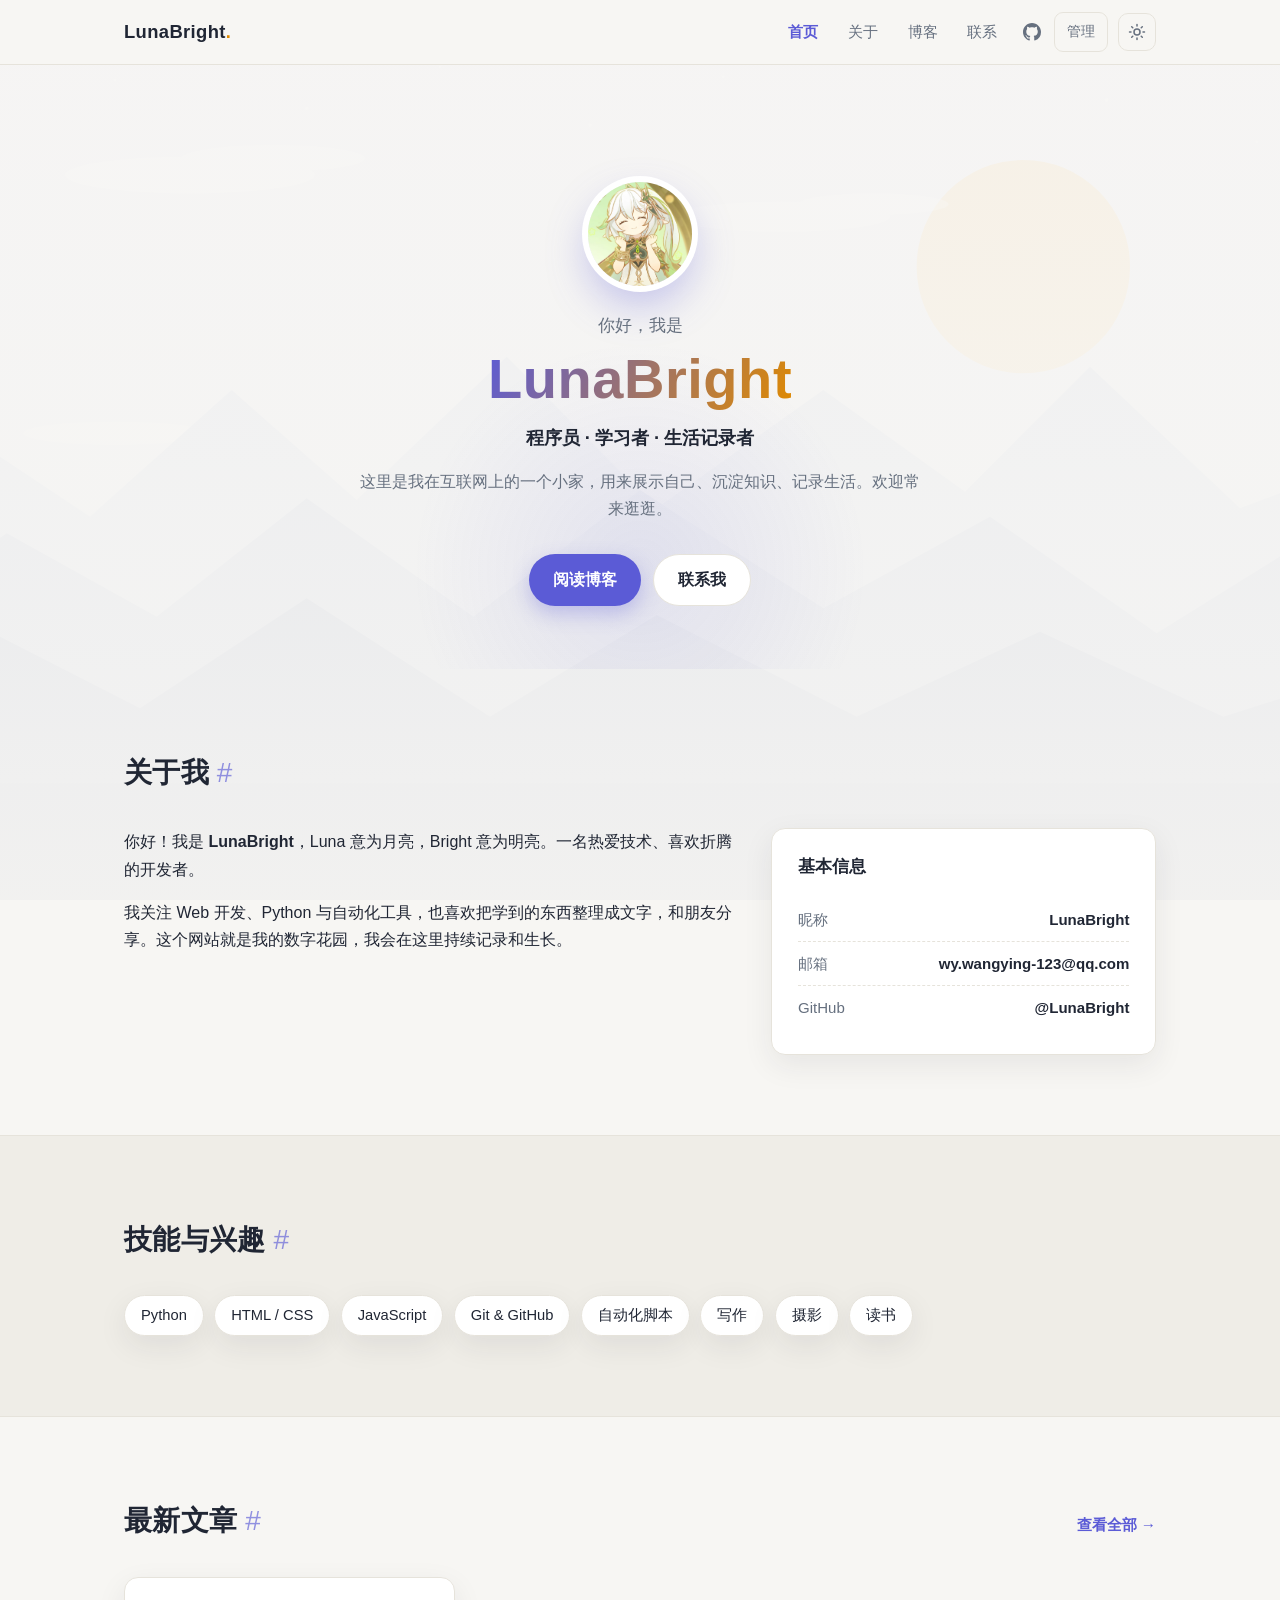
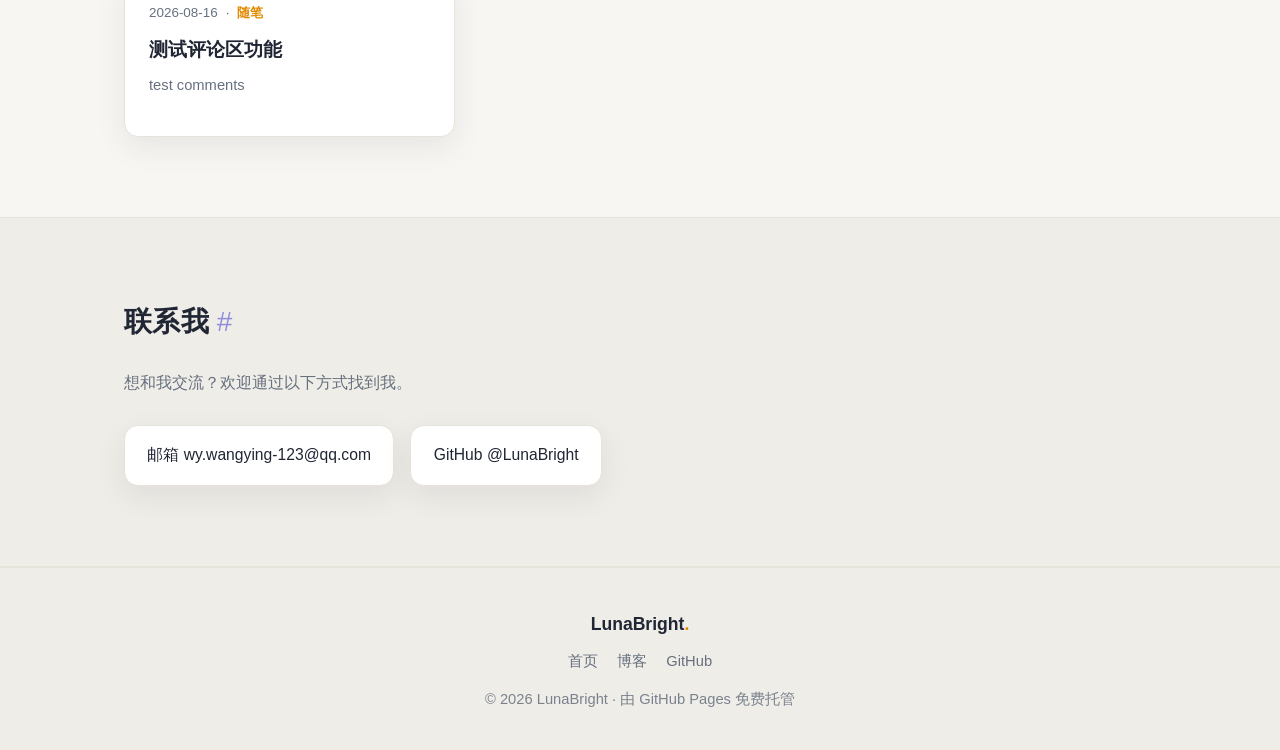
<file: index.html>
<!DOCTYPE html>
<html lang="zh-CN">
<head>
  <meta charset="UTF-8">
  <meta name="viewport" content="width=device-width, initial-scale=1.0">
  <title>LunaBright · LunaBright 的个人主页：技术笔记、学习心得与生活记录</title>
  <meta name="description" content="LunaBright 的个人主页：技术笔记、学习心得与生活记录">
  <meta property="og:title" content="LunaBright · LunaBright 的个人主页：技术笔记、学习心得与生活记录">
  <meta property="og:description" content="LunaBright 的个人主页：技术笔记、学习心得与生活记录">
  <meta property="og:type" content="website">
  <link rel="icon" href="assets/favicon.svg" type="image/svg+xml">
  <link rel="alternate" type="application/atom+xml" title="订阅本站" href="feed.xml">
  <link rel="stylesheet" href="assets/css/style.css">
  
</head>
<body>
  <div class="site-bg" role="presentation" style="background-image:url('/assets/images/background.svg')"></div>
  <a class="skip-link" href="#content">跳到主要内容</a>
  <header class="site-nav">
    <nav class="nav-inner" aria-label="主导航">
      <a class="nav-logo" href="index.html">LunaBright<span class="nav-logo-dot">.</span></a>
      <button class="nav-toggle" aria-label="打开菜单" aria-expanded="false">
        <span></span><span></span><span></span>
      </button>
      <div class="nav-links">
        <a class="nav-link active" href="index.html">首页</a>
        <a class="nav-link" href="index.html#about">关于</a>
        <a class="nav-link" href="blog/index.html">博客</a>
        <a class="nav-link" href="index.html#contact">联系</a>
        <a class="nav-link nav-icon" href="https://github.com/LunaBright" target="_blank" rel="noopener" aria-label="GitHub 主页">
          <svg viewBox="0 0 16 16" width="18" height="18" fill="currentColor" aria-hidden="true"><path d="M8 0C3.58 0 0 3.58 0 8c0 3.54 2.29 6.53 5.47 7.59.4.07.55-.17.55-.38 0-.19-.01-.82-.01-1.49-2.01.37-2.53-.49-2.69-.94-.09-.23-.48-.94-.82-1.13-.28-.15-.68-.52-.01-.53.63-.01 1.08.58 1.23.82.72 1.21 1.87.87 2.33.66.07-.52.28-.87.51-1.07-1.78-.2-3.64-.89-3.64-3.95 0-.87.31-1.59.82-2.15-.08-.2-.36-1.02.08-2.12 0 0 .67-.21 2.2.82.64-.18 1.32-.27 2-.27s1.36.09 2 .27c1.53-1.04 2.2-.82 2.2-.82.44 1.1.16 1.92.08 2.12.51.56.82 1.27.82 2.15 0 3.07-1.87 3.75-3.65 3.95.29.25.54.73.54 1.48 0 1.07-.01 1.93-.01 2.2 0 .21.15.46.55.38A8.01 8.01 0 0 0 16 8c0-4.42-3.58-8-8-8z"/></svg>
        </a>
        <a class="nav-link admin-link" href="https://app.pagescms.org/LunaBright/LunaBright.github.io" target="_blank" rel="noopener" title="打开后台管理">管理</a>
        <button class="theme-toggle" id="theme-toggle" aria-label="切换浅色/深色主题"></button>
      </div>
    </nav>
  </header>
  <main id="content">
  <section class="hero">
    <div class="hero-inner">
      <img class="avatar" src="/media/images/2024-11-10-015321.jpg" alt="LunaBright 的头像">
      <p class="hero-greet">你好，我是</p>
      <h1 class="hero-name"><span class="gradient-text">LunaBright</span></h1>
      <p class="hero-tagline">程序员 · 学习者 · 生活记录者</p>
      <p class="hero-desc">这里是我在互联网上的一个小家，用来展示自己、沉淀知识、记录生活。欢迎常来逛逛。</p>
      <div class="hero-actions">
        <a class="btn btn-primary" href="blog/index.html">阅读博客</a>
        <a class="btn btn-outline" href="#contact">联系我</a>
      </div>
    </div>
  </section>

  <section class="section" id="about">
    <div class="container">
      <h2 class="section-title reveal">关于我<span class="section-mark">#</span></h2>
      <div class="about-grid">
        <div class="about-text">
          <p class="reveal">你好！我是 <strong>LunaBright</strong>，Luna 意为月亮，Bright 意为明亮。一名热爱技术、喜欢折腾的开发者。</p>
<p class="reveal">我关注 Web 开发、Python 与自动化工具，也喜欢把学到的东西整理成文字，和朋友分享。这个网站就是我的数字花园，我会在这里持续记录和生长。</p>
        </div>
        <div class="about-card reveal">
          <h3>基本信息</h3>
          <ul>
            <li><span>昵称</span><b>LunaBright</b></li>
            <li><span>邮箱</span><b>wy.wangying-123@qq.com</b></li>
            <li><span>GitHub</span><b>@LunaBright</b></li>
          </ul>
        </div>
      </div>
    </div>
  </section>

  <section class="section section-soft" id="skills">
    <div class="container">
      <h2 class="section-title reveal">技能与兴趣<span class="section-mark">#</span></h2>
      <div class="chips">
        <span class="chip reveal">Python</span>
<span class="chip reveal">HTML / CSS</span>
<span class="chip reveal">JavaScript</span>
<span class="chip reveal">Git &amp; GitHub</span>
<span class="chip reveal">自动化脚本</span>
<span class="chip reveal">写作</span>
<span class="chip reveal">摄影</span>
<span class="chip reveal">读书</span>
      </div>
    </div>
  </section>

  <section class="section" id="blog">
    <div class="container">
      <div class="section-head reveal">
        <h2 class="section-title">最新文章<span class="section-mark">#</span></h2>
        <a class="section-more" href="blog/index.html">查看全部 →</a>
      </div>
      <div class="post-grid">
        <article class="post-card reveal" data-category="随笔" data-tags="" data-title="测试评论区功能">
  <a class="post-card-link" href="blog/posts/2026-08-16-.html">
    
    <div class="post-card-meta"><time datetime="2026-08-16">2026-08-16</time><span>·</span><span class="post-card-category">随笔</span></div>
    <h3 class="post-card-title">测试评论区功能</h3>
    <p class="post-card-excerpt">test comments</p>
    <div class="post-card-tags"></div>
  </a>
</article>
      </div>
    </div>
  </section>

  <section class="section section-soft" id="contact">
    <div class="container">
      <h2 class="section-title reveal">联系我<span class="section-mark">#</span></h2>
      <p class="contact-desc reveal">想和我交流？欢迎通过以下方式找到我。</p>
      <div class="contact-links">
        <a class="contact-card reveal" href="mailto:wy.wangying-123@qq.com" target="_blank" rel="noopener">邮箱 wy.wangying-123@qq.com</a>
<a class="contact-card reveal" href="https://github.com/LunaBright" target="_blank" rel="noopener">GitHub @LunaBright</a>
      </div>
    </div>
  </section>
  </main>
  <footer class="site-footer">
    <div class="footer-inner">
      <p class="footer-brand">LunaBright<span class="nav-logo-dot">.</span></p>
      <p class="footer-links">
        <a href="index.html">首页</a>
        <a href="blog/index.html">博客</a>
        <a href="https://github.com/LunaBright" target="_blank" rel="noopener">GitHub</a>
      </p>
      <p class="footer-note">© <span id="year"></span> LunaBright · 由 GitHub Pages 免费托管</p>
    </div>
  </footer>
  <button class="to-top" id="to-top" aria-label="回到顶部">
    <svg viewBox="0 0 24 24" width="18" height="18" fill="none" stroke="currentColor" stroke-width="2.5" stroke-linecap="round" stroke-linejoin="round" aria-hidden="true"><path d="M12 19V5M5 12l7-7 7 7"/></svg>
  </button>
  <script src="assets/js/main.js"></script>
</body>
</html>
</file>
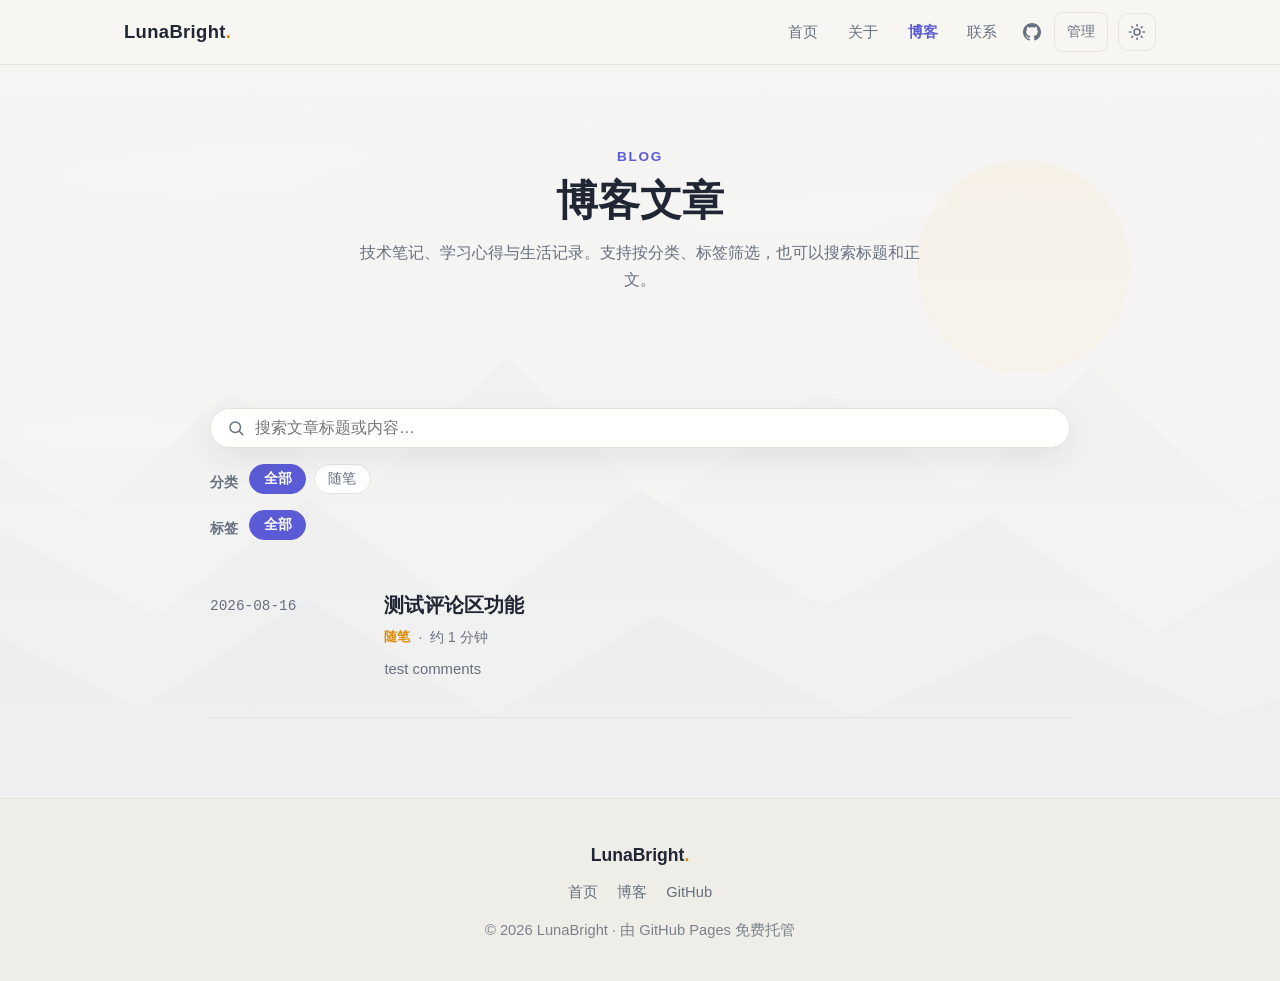
<file: blog/index.html>
<!DOCTYPE html>
<html lang="zh-CN">
<head>
  <meta charset="UTF-8">
  <meta name="viewport" content="width=device-width, initial-scale=1.0">
  <title>博客 · LunaBright</title>
  <meta name="description" content="LunaBright 的个人主页：技术笔记、学习心得与生活记录：博客文章列表">
  <meta property="og:title" content="博客 · LunaBright">
  <meta property="og:description" content="LunaBright 的个人主页：技术笔记、学习心得与生活记录：博客文章列表">
  <meta property="og:type" content="website">
  <link rel="icon" href="../assets/favicon.svg" type="image/svg+xml">
  <link rel="alternate" type="application/atom+xml" title="订阅本站" href="../feed.xml">
  <link rel="stylesheet" href="../assets/css/style.css">
  
</head>
<body>
  <div class="site-bg" role="presentation" style="background-image:url('/assets/images/background.svg')"></div>
  <a class="skip-link" href="#content">跳到主要内容</a>
  <header class="site-nav">
    <nav class="nav-inner" aria-label="主导航">
      <a class="nav-logo" href="../index.html">LunaBright<span class="nav-logo-dot">.</span></a>
      <button class="nav-toggle" aria-label="打开菜单" aria-expanded="false">
        <span></span><span></span><span></span>
      </button>
      <div class="nav-links">
        <a class="nav-link" href="../index.html">首页</a>
        <a class="nav-link" href="../index.html#about">关于</a>
        <a class="nav-link active" href="../blog/index.html">博客</a>
        <a class="nav-link" href="../index.html#contact">联系</a>
        <a class="nav-link nav-icon" href="https://github.com/LunaBright" target="_blank" rel="noopener" aria-label="GitHub 主页">
          <svg viewBox="0 0 16 16" width="18" height="18" fill="currentColor" aria-hidden="true"><path d="M8 0C3.58 0 0 3.58 0 8c0 3.54 2.29 6.53 5.47 7.59.4.07.55-.17.55-.38 0-.19-.01-.82-.01-1.49-2.01.37-2.53-.49-2.69-.94-.09-.23-.48-.94-.82-1.13-.28-.15-.68-.52-.01-.53.63-.01 1.08.58 1.23.82.72 1.21 1.87.87 2.33.66.07-.52.28-.87.51-1.07-1.78-.2-3.64-.89-3.64-3.95 0-.87.31-1.59.82-2.15-.08-.2-.36-1.02.08-2.12 0 0 .67-.21 2.2.82.64-.18 1.32-.27 2-.27s1.36.09 2 .27c1.53-1.04 2.2-.82 2.2-.82.44 1.1.16 1.92.08 2.12.51.56.82 1.27.82 2.15 0 3.07-1.87 3.75-3.65 3.95.29.25.54.73.54 1.48 0 1.07-.01 1.93-.01 2.2 0 .21.15.46.55.38A8.01 8.01 0 0 0 16 8c0-4.42-3.58-8-8-8z"/></svg>
        </a>
        <a class="nav-link admin-link" href="https://app.pagescms.org/LunaBright/LunaBright.github.io" target="_blank" rel="noopener" title="打开后台管理">管理</a>
        <button class="theme-toggle" id="theme-toggle" aria-label="切换浅色/深色主题"></button>
      </div>
    </nav>
  </header>
  <main id="content">
  <section class="page-hero">
    <div class="container">
      <p class="page-eyebrow reveal">Blog</p>
      <h1 class="page-title reveal">博客文章</h1>
      <p class="page-desc reveal">技术笔记、学习心得与生活记录。支持按分类、标签筛选，也可以搜索标题和正文。</p>
    </div>
  </section>

  <section class="section">
    <div class="container">
      <div class="blog-toolbar reveal">
        <div class="search-box">
          <svg viewBox="0 0 24 24" width="18" height="18" fill="none" stroke="currentColor" stroke-width="2" stroke-linecap="round" aria-hidden="true"><circle cx="11" cy="11" r="7"/><path d="M21 21l-4.3-4.3"/></svg>
          <input type="search" id="blog-search" placeholder="搜索文章标题或内容…" autocomplete="off">
          <button class="search-clear" id="search-clear" type="button" aria-label="清空搜索">×</button>
        </div>
        <div class="filter-group">
          <span class="filter-label">分类</span>
          <div class="filter-chips" id="category-filters">
            <button class="filter-chip active" type="button" data-filter="category" data-value="">全部</button>
<button class="filter-chip" type="button" data-filter="category" data-value="随笔">随笔</button>
          </div>
        </div>
        <div class="filter-group">
          <span class="filter-label">标签</span>
          <div class="filter-chips" id="tag-filters">
            <button class="filter-chip active" type="button" data-filter="tag" data-value="">全部</button>
          </div>
        </div>
        <p class="search-status" id="search-status"></p>
      </div>
      <div class="post-list" id="post-list">
        <article class="post-list-item reveal" data-category="随笔" data-tags="" data-title="测试评论区功能" data-excerpt="test comments">
  <time class="post-list-date" datetime="2026-08-16">2026-08-16</time>
  <div class="post-list-main">
    <h2 class="post-list-title"><a href="../blog/posts/2026-08-16-.html">测试评论区功能</a></h2>
    <p class="post-list-meta"><span class="post-list-category">随笔</span><span>·</span><span>约 1 分钟</span></p>
    <p class="post-list-excerpt">test comments</p>
    <div class="post-list-tags"></div>
  </div>
</article>
      </div>
      <div class="search-empty" id="search-empty" hidden>
        <p>没有找到符合条件的文章，换个关键词或筛选条件试试？</p>
      </div>
    </div>
  </section>

  <script type="application/json" id="search-index">[{"title": "测试评论区功能", "url": "posts/2026-08-16-.html", "date": "2026-08-16", "category": "随笔", "tags": [], "excerpt": "test comments", "content": "测试"}]</script>
  <script src="../assets/js/search.js" defer></script>
  </main>
  <footer class="site-footer">
    <div class="footer-inner">
      <p class="footer-brand">LunaBright<span class="nav-logo-dot">.</span></p>
      <p class="footer-links">
        <a href="../index.html">首页</a>
        <a href="../blog/index.html">博客</a>
        <a href="https://github.com/LunaBright" target="_blank" rel="noopener">GitHub</a>
      </p>
      <p class="footer-note">© <span id="year"></span> LunaBright · 由 GitHub Pages 免费托管</p>
    </div>
  </footer>
  <button class="to-top" id="to-top" aria-label="回到顶部">
    <svg viewBox="0 0 24 24" width="18" height="18" fill="none" stroke="currentColor" stroke-width="2.5" stroke-linecap="round" stroke-linejoin="round" aria-hidden="true"><path d="M12 19V5M5 12l7-7 7 7"/></svg>
  </button>
  <script src="../assets/js/main.js"></script>
</body>
</html>
</file>
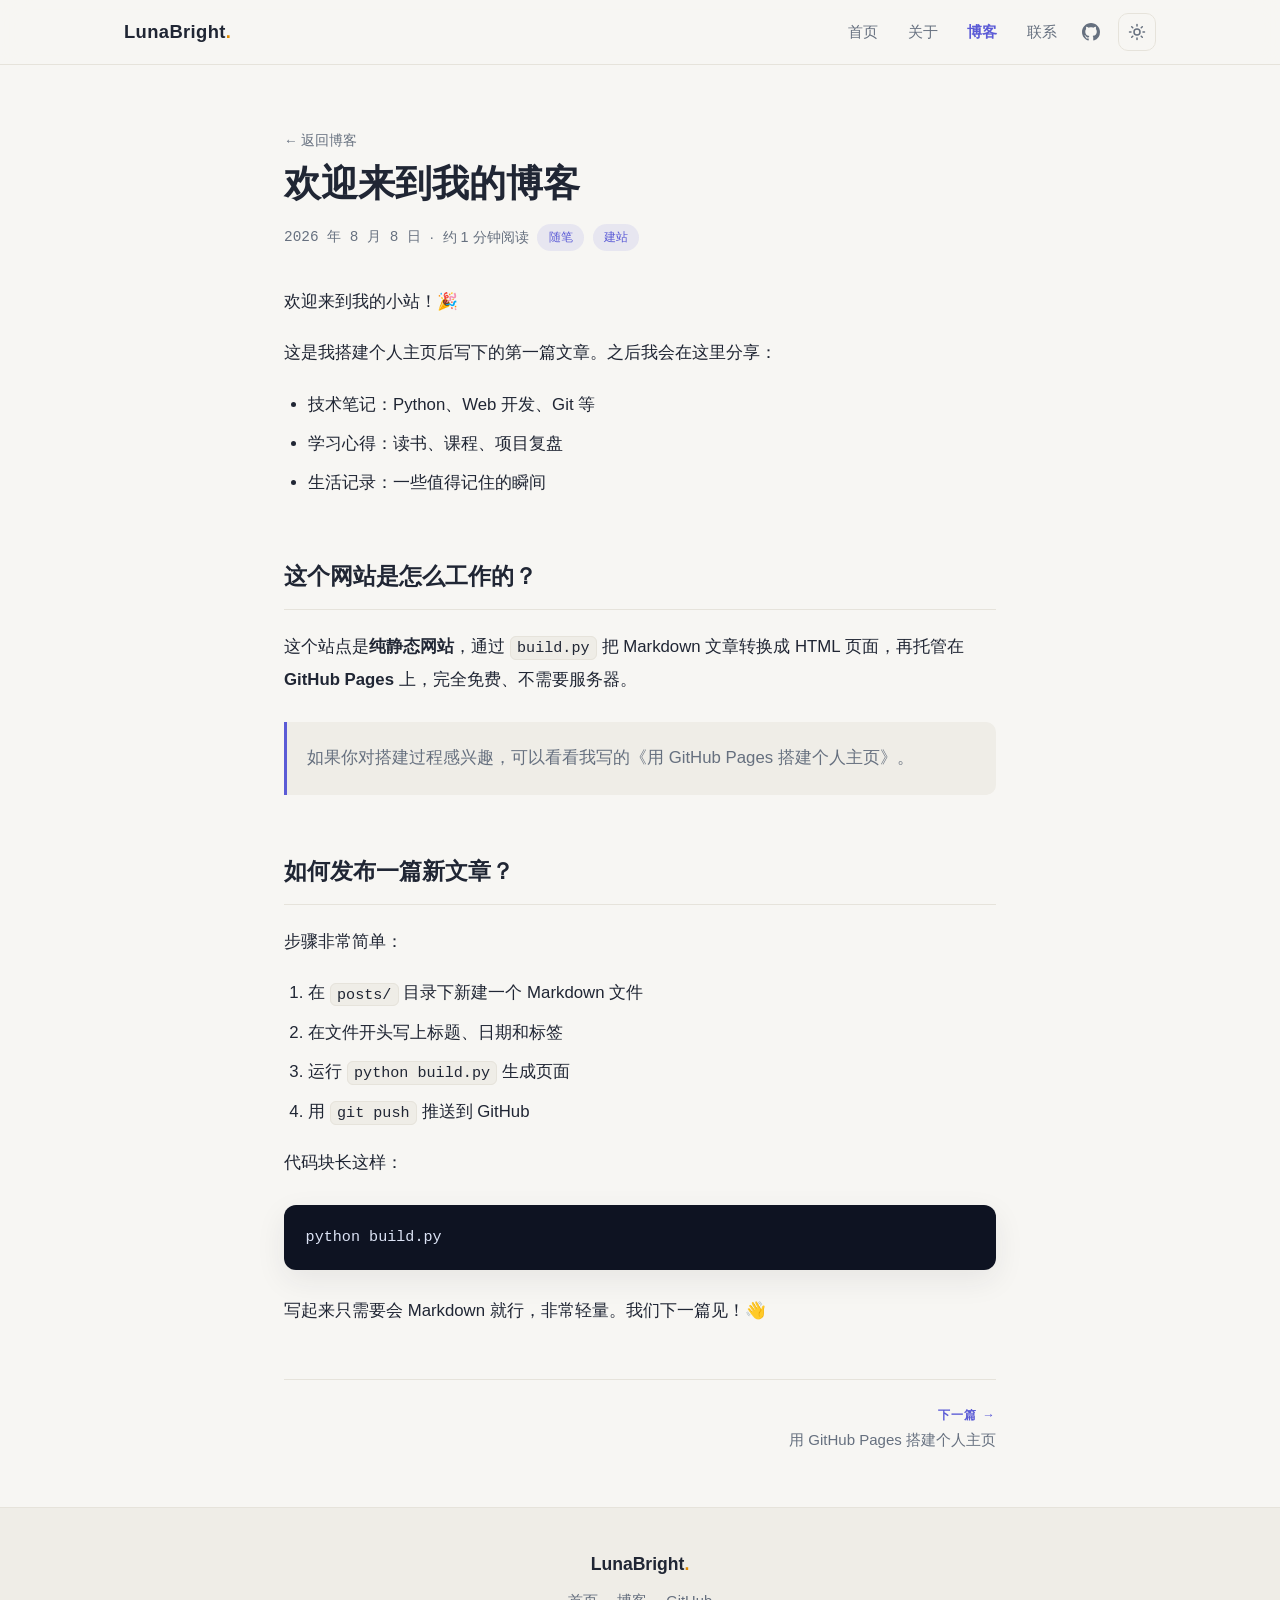
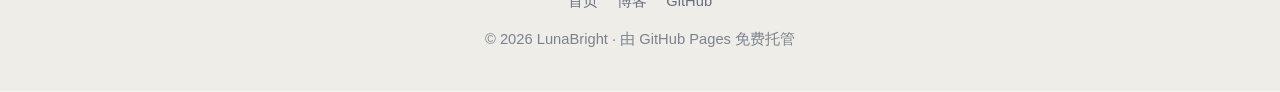
<file: blog/posts/2026-08-08-welcome.html>
<!DOCTYPE html>
<html lang="zh-CN">
<head>
  <meta charset="UTF-8">
  <meta name="viewport" content="width=device-width, initial-scale=1.0">
  <title>欢迎来到我的博客 · LunaBright</title>
  <meta name="description" content="这是我博客的第一篇文章，聊聊这里会写些什么，以及这个网站是怎么运转的。">
  <meta property="og:title" content="欢迎来到我的博客 · LunaBright">
  <meta property="og:description" content="这是我博客的第一篇文章，聊聊这里会写些什么，以及这个网站是怎么运转的。">
  <meta property="og:type" content="website">
  <link rel="icon" href="../../assets/favicon.svg" type="image/svg+xml">
  <link rel="alternate" type="application/atom+xml" title="订阅本站" href="../../feed.xml">
  <link rel="stylesheet" href="../../assets/css/style.css">
</head>
<body>
  <a class="skip-link" href="#content">跳到主要内容</a>
  <header class="site-nav">
    <nav class="nav-inner" aria-label="主导航">
      <a class="nav-logo" href="../../index.html">LunaBright<span class="nav-logo-dot">.</span></a>
      <button class="nav-toggle" aria-label="打开菜单" aria-expanded="false">
        <span></span><span></span><span></span>
      </button>
      <div class="nav-links">
        <a class="nav-link" href="../../index.html">首页</a>
        <a class="nav-link" href="../../index.html#about">关于</a>
        <a class="nav-link active" href="../../blog/index.html">博客</a>
        <a class="nav-link" href="../../index.html#contact">联系</a>
        <a class="nav-link nav-icon" href="https://github.com/LunaBright" target="_blank" rel="noopener" aria-label="GitHub 主页">
          <svg viewBox="0 0 16 16" width="18" height="18" fill="currentColor" aria-hidden="true"><path d="M8 0C3.58 0 0 3.58 0 8c0 3.54 2.29 6.53 5.47 7.59.4.07.55-.17.55-.38 0-.19-.01-.82-.01-1.49-2.01.37-2.53-.49-2.69-.94-.09-.23-.48-.94-.82-1.13-.28-.15-.68-.52-.01-.53.63-.01 1.08.58 1.23.82.72 1.21 1.87.87 2.33.66.07-.52.28-.87.51-1.07-1.78-.2-3.64-.89-3.64-3.95 0-.87.31-1.59.82-2.15-.08-.2-.36-1.02.08-2.12 0 0 .67-.21 2.2.82.64-.18 1.32-.27 2-.27s1.36.09 2 .27c1.53-1.04 2.2-.82 2.2-.82.44 1.1.16 1.92.08 2.12.51.56.82 1.27.82 2.15 0 3.07-1.87 3.75-3.65 3.95.29.25.54.73.54 1.48 0 1.07-.01 1.93-.01 2.2 0 .21.15.46.55.38A8.01 8.01 0 0 0 16 8c0-4.42-3.58-8-8-8z"/></svg>
        </a>
        <button class="theme-toggle" id="theme-toggle" aria-label="切换浅色/深色主题"></button>
      </div>
    </nav>
  </header>
  <main id="content">

<article class="post">
  <div class="container container-narrow">
    <header class="post-header">
      <p class="page-eyebrow"><a href="../index.html">← 返回博客</a></p>
      <h1 class="post-title">欢迎来到我的博客</h1>
      <div class="post-meta">
        <time datetime="2026-08-08">2026 年 8 月 8 日</time>
        <span>·</span>
        <span>约 1 分钟阅读</span>
        <span class="tag">随笔</span><span class="tag">建站</span>
      </div>
    </header>
    <div class="prose">
<p>欢迎来到我的小站！🎉</p>
<p>这是我搭建个人主页后写下的第一篇文章。之后我会在这里分享：</p>
<ul><li>技术笔记：Python、Web 开发、Git 等</li><li>学习心得：读书、课程、项目复盘</li><li>生活记录：一些值得记住的瞬间</li></ul>
<h2>这个网站是怎么工作的？</h2>
<p>这个站点是<strong>纯静态网站</strong>，通过 <code>build.py</code> 把 Markdown 文章转换成 HTML 页面，再托管在 <strong>GitHub Pages</strong> 上，完全免费、不需要服务器。</p>
<blockquote><p>如果你对搭建过程感兴趣，可以看看我写的《用 GitHub Pages 搭建个人主页》。</p></blockquote>
<h2>如何发布一篇新文章？</h2>
<p>步骤非常简单：</p>
<ol><li>在 <code>posts/</code> 目录下新建一个 Markdown 文件</li><li>在文件开头写上标题、日期和标签</li><li>运行 <code>python build.py</code> 生成页面</li><li>用 <code>git push</code> 推送到 GitHub</li></ol>
<p>代码块长这样：</p>
<pre><code class="lang-bash">python build.py</code></pre>
<p>写起来只需要会 Markdown 就行，非常轻量。我们下一篇见！👋</p>
    </div>
    <nav class="post-pager" aria-label="上一篇/下一篇"><span></span><a class="pager-next" href="2026-08-08-github-pages-guide.html"><span class="pager-label">下一篇 →</span>用 GitHub Pages 搭建个人主页</a></nav>
  </div>
</article>  </main>
  <footer class="site-footer">
    <div class="footer-inner">
      <p class="footer-brand">LunaBright<span class="nav-logo-dot">.</span></p>
      <p class="footer-links">
        <a href="../../index.html">首页</a>
        <a href="../../blog/index.html">博客</a>
        <a href="https://github.com/LunaBright" target="_blank" rel="noopener">GitHub</a>
      </p>
      <p class="footer-note">© <span id="year"></span> LunaBright · 由 GitHub Pages 免费托管</p>
    </div>
  </footer>
  <button class="to-top" id="to-top" aria-label="回到顶部">
    <svg viewBox="0 0 24 24" width="18" height="18" fill="none" stroke="currentColor" stroke-width="2.5" stroke-linecap="round" stroke-linejoin="round" aria-hidden="true"><path d="M12 19V5M5 12l7-7 7 7"/></svg>
  </button>
  <script src="../../assets/js/main.js"></script>
</body>
</html>
</file>
<file: assets/css/style.css>
/* ============================================================
   LunaBright 个人主页样式
   浅色 / 深色双主题，响应式布局
   ============================================================ */

:root {
  --bg: #f7f6f3;
  --bg-soft: #efede7;
  --surface: #ffffff;
  --text: #202634;
  --muted: #66707f;
  --accent: #5b5bd6;
  --accent-soft: rgba(91, 91, 214, 0.1);
  --accent-2: #e08a00;
  --border: #e6e3db;
  --nav-bg: rgba(247, 246, 243, 0.86);
  --shadow: 0 10px 30px rgba(32, 38, 52, 0.08);
  --shadow-lg: 0 18px 44px rgba(32, 38, 52, 0.13);
  --radius: 14px;
  --nav-h: 64px;
  --font-sans: -apple-system, BlinkMacSystemFont, "Segoe UI", "PingFang SC",
    "Hiragino Sans GB", "Microsoft YaHei", "Noto Sans SC", "Helvetica Neue", Arial, sans-serif;
  --font-mono: "Cascadia Code", "JetBrains Mono", Consolas, "Courier New", monospace;
}

[data-theme="dark"] {
  --bg: #0d1120;
  --bg-soft: #141a2e;
  --surface: #171d33;
  --text: #e7eaf4;
  --muted: #98a1b6;
  --accent: #8f90f0;
  --accent-soft: rgba(143, 144, 240, 0.14);
  --accent-2: #f6b34d;
  --border: #272e47;
  --nav-bg: rgba(13, 17, 32, 0.82);
  --shadow: 0 10px 30px rgba(0, 0, 0, 0.35);
  --shadow-lg: 0 18px 44px rgba(0, 0, 0, 0.5);
}

/* ---------- 基础 ---------- */

* {
  box-sizing: border-box;
}

html {
  scroll-behavior: smooth;
}

body {
  margin: 0;
  font-family: var(--font-sans);
  font-size: 16px;
  line-height: 1.7;
  color: var(--text);
  background: var(--bg);
  -webkit-font-smoothing: antialiased;
  transition: background-color 0.3s ease, color 0.3s ease;
}

a {
  color: var(--accent);
  text-decoration: none;
}

a:hover {
  text-decoration: underline;
  text-underline-offset: 3px;
}

img {
  max-width: 100%;
}

::selection {
  background: var(--accent);
  color: #fff;
}

:focus-visible {
  outline: 2px solid var(--accent);
  outline-offset: 2px;
  border-radius: 4px;
}

.skip-link {
  position: absolute;
  left: -9999px;
  top: 0;
  z-index: 100;
  background: var(--accent);
  color: #fff;
  padding: 0.6rem 1.2rem;
  border-radius: 0 0 10px 0;
}

.skip-link:focus {
  left: 0;
}

.container {
  max-width: 1080px;
  margin: 0 auto;
  padding: 0 1.5rem;
}

.container-narrow {
  max-width: 760px;
}

/* ---------- 全站背景图 ---------- */

.site-bg {
  position: fixed;
  inset: 0;
  z-index: -1;
  background-size: cover;
  background-position: center;
  background-repeat: no-repeat;
  transition: filter 0.3s ease;
}

.site-bg::before {
  content: "";
  position: absolute;
  inset: 0;
  background: linear-gradient(
    180deg,
    rgba(247, 246, 243, 0.78),
    rgba(247, 246, 243, 0.9) 58%,
    rgba(247, 246, 243, 0.97)
  );
}

[data-theme="dark"] .site-bg {
  filter: brightness(0.5) saturate(0.85);
}

[data-theme="dark"] .site-bg::before {
  background: linear-gradient(
    180deg,
    rgba(13, 17, 32, 0.82),
    rgba(13, 17, 32, 0.92) 58%,
    rgba(13, 17, 32, 0.98)
  );
}

/* ---------- 顶部导航 ---------- */

.site-nav {
  position: sticky;
  top: 0;
  z-index: 50;
  background: var(--nav-bg);
  -webkit-backdrop-filter: blur(14px);
  backdrop-filter: blur(14px);
  border-bottom: 1px solid var(--border);
}

.nav-inner {
  max-width: 1080px;
  margin: 0 auto;
  height: var(--nav-h);
  padding: 0 1.5rem;
  display: flex;
  align-items: center;
  justify-content: space-between;
  gap: 1rem;
}

.nav-logo {
  font-size: 1.15rem;
  font-weight: 800;
  letter-spacing: 0.02em;
  color: var(--text);
}

.nav-logo:hover {
  text-decoration: none;
}

.nav-logo-dot {
  color: var(--accent-2);
}

.nav-links {
  display: flex;
  align-items: center;
  gap: 0.35rem;
}

.nav-link {
  color: var(--muted);
  font-size: 0.95rem;
  padding: 0.45rem 0.75rem;
  border-radius: 9px;
  transition: color 0.2s ease, background-color 0.2s ease;
}

.nav-link:hover {
  color: var(--accent);
  background: var(--accent-soft);
  text-decoration: none;
}

.nav-link.active {
  color: var(--accent);
  font-weight: 600;
}

.nav-icon {
  display: inline-flex;
  align-items: center;
  justify-content: center;
  padding: 0.5rem;
}

.theme-toggle {
  display: inline-flex;
  align-items: center;
  justify-content: center;
  width: 38px;
  height: 38px;
  margin-left: 0.25rem;
  border: 1px solid var(--border);
  border-radius: 10px;
  background: transparent;
  color: var(--muted);
  cursor: pointer;
  transition: color 0.2s ease, border-color 0.2s ease, background-color 0.2s ease;
}

.theme-toggle:hover {
  color: var(--accent);
  border-color: var(--accent);
  background: var(--accent-soft);
}

.nav-toggle {
  display: none;
  flex-direction: column;
  justify-content: center;
  gap: 5px;
  width: 40px;
  height: 40px;
  padding: 8px;
  border: 1px solid var(--border);
  border-radius: 10px;
  background: transparent;
  cursor: pointer;
}

.nav-toggle span {
  display: block;
  height: 2px;
  width: 100%;
  border-radius: 2px;
  background: var(--text);
  transition: transform 0.25s ease, opacity 0.25s ease;
}

/* ---------- 管理入口 ---------- */

.admin-link {
  font-size: 0.88rem;
  border: 1px solid var(--border);
}

.admin-link:hover {
  border-color: var(--accent);
}

/* ---------- 英雄区 ---------- */

.hero {
  position: relative;
  text-align: center;
  padding: clamp(5rem, 13vh, 8.5rem) 1.5rem clamp(3rem, 7vh, 4.5rem);
  overflow: hidden;
}

.hero::after {
  content: "";
  position: absolute;
  left: 50%;
  bottom: -130px;
  width: 460px;
  height: 460px;
  transform: translateX(-50%);
  border-radius: 50%;
  background: radial-gradient(circle, var(--accent-soft), transparent 70%);
  pointer-events: none;
}

.hero-inner {
  position: relative;
  z-index: 1;
  max-width: 720px;
  margin: 0 auto;
}

.avatar {
  width: 104px;
  height: 104px;
  margin: 0 auto 1.6rem;
  display: block;
  object-fit: cover;
  border-radius: 50%;
  box-shadow: 0 0 0 6px var(--surface), 0 18px 42px rgba(91, 91, 214, 0.35);
  user-select: none;
}

.hero-greet {
  margin: 0 0 0.4rem;
  color: var(--muted);
  font-size: 1.05rem;
}

.hero-name {
  margin: 0 0 0.7rem;
  font-size: clamp(2.3rem, 6vw, 3.5rem);
  line-height: 1.15;
  letter-spacing: 0.01em;
}

.gradient-text {
  background: linear-gradient(120deg, var(--accent), var(--accent-2));
  -webkit-background-clip: text;
  background-clip: text;
  color: transparent;
}

.hero-tagline {
  margin: 0 0 0.9rem;
  font-size: 1.15rem;
  font-weight: 600;
  color: var(--text);
}

.hero-desc {
  margin: 0 auto 2rem;
  max-width: 560px;
  color: var(--muted);
  font-size: 1rem;
}

.hero-actions {
  display: flex;
  flex-wrap: wrap;
  justify-content: center;
  gap: 0.8rem;
}

/* ---------- 按钮 ---------- */

.btn {
  display: inline-flex;
  align-items: center;
  justify-content: center;
  padding: 0.72rem 1.5rem;
  border-radius: 999px;
  font-size: 0.98rem;
  font-weight: 600;
  transition: transform 0.18s ease, box-shadow 0.18s ease, background-color 0.18s ease;
}

.btn:hover {
  text-decoration: none;
  transform: translateY(-2px);
}

.btn-primary {
  background: var(--accent);
  color: #fff;
  box-shadow: 0 8px 20px rgba(91, 91, 214, 0.3);
}

.btn-primary:hover {
  box-shadow: 0 12px 26px rgba(91, 91, 214, 0.42);
}

.btn-outline {
  border: 1.5px solid var(--border);
  color: var(--text);
  background: var(--surface);
}

.btn-outline:hover {
  border-color: var(--accent);
  color: var(--accent);
}

/* ---------- 区块 ---------- */

.section {
  padding: clamp(3.2rem, 8vw, 5rem) 1.5rem;
}

.section-soft {
  background: var(--bg-soft);
  border-top: 1px solid var(--border);
  border-bottom: 1px solid var(--border);
}

.section-title {
  margin: 0 0 2rem;
  font-size: clamp(1.45rem, 3vw, 1.75rem);
  letter-spacing: 0.01em;
}

.section-mark {
  margin-left: 0.5rem;
  color: var(--accent);
  font-weight: 400;
  opacity: 0.65;
}

.section-head {
  display: flex;
  align-items: baseline;
  justify-content: space-between;
  gap: 1rem;
  flex-wrap: wrap;
  margin-bottom: 2rem;
}

.section-head .section-title {
  margin-bottom: 0;
}

.section-more {
  color: var(--accent);
  font-size: 0.95rem;
  font-weight: 600;
  white-space: nowrap;
}

/* ---------- 关于我 ---------- */

.about-grid {
  display: grid;
  grid-template-columns: 1.6fr 1fr;
  gap: 2rem;
  align-items: start;
}

.about-text p {
  margin: 0 0 1rem;
  color: var(--text);
}

.about-edit-tip {
  display: inline-block;
  margin-top: 0.4rem;
  padding: 0.7rem 1rem;
  border-radius: 10px;
  background: var(--accent-soft);
  color: var(--accent);
  font-size: 0.9rem;
}

.about-edit-tip code {
  font-family: var(--font-mono);
  font-size: 0.86em;
}

.about-card {
  background: var(--surface);
  border: 1px solid var(--border);
  border-radius: var(--radius);
  padding: 1.5rem 1.6rem;
  box-shadow: var(--shadow);
}

.about-card h3 {
  margin: 0 0 1rem;
  font-size: 1.05rem;
}

.about-card ul {
  list-style: none;
  margin: 0;
  padding: 0;
}

.about-card li {
  display: flex;
  justify-content: space-between;
  gap: 1rem;
  padding: 0.55rem 0;
  border-bottom: 1px dashed var(--border);
  font-size: 0.94rem;
}

.about-card li:last-child {
  border-bottom: none;
}

.about-card span {
  color: var(--muted);
  flex-shrink: 0;
}

.about-card b {
  text-align: right;
  font-weight: 600;
  word-break: break-all;
}

/* ---------- 技能标签 ---------- */

.chips {
  display: flex;
  flex-wrap: wrap;
  gap: 0.65rem;
}

.chip {
  display: inline-flex;
  align-items: center;
  padding: 0.45rem 1rem;
  border-radius: 999px;
  background: var(--surface);
  border: 1px solid var(--border);
  color: var(--text);
  font-size: 0.92rem;
  font-weight: 500;
  box-shadow: var(--shadow);
  transition: transform 0.18s ease, border-color 0.18s ease, color 0.18s ease;
}

.chip:hover {
  transform: translateY(-2px);
  border-color: var(--accent);
  color: var(--accent);
}

/* ---------- 文章分类 / 封面 ---------- */

.post-card-category,
.post-list-category,
.post-category {
  color: var(--accent-2);
  font-weight: 600;
  font-size: 0.84rem;
}

.post-list-meta {
  display: flex;
  flex-wrap: wrap;
  gap: 0.5rem;
  margin: 0 0 0.45rem;
  color: var(--muted);
  font-size: 0.86rem;
}

.post-cover {
  margin: -1.5rem -1.5rem 1.1rem;
  border-radius: var(--radius) var(--radius) 0 0;
  overflow: hidden;
}

.post-cover img {
  width: 100%;
  max-height: 260px;
  object-fit: cover;
  display: block;
}

.post > .container-narrow > .post-cover {
  margin: 0 0 1.8rem;
  border-radius: var(--radius);
}

.post > .container-narrow > .post-cover img {
  max-height: 420px;
  border-radius: var(--radius);
  box-shadow: var(--shadow);
}

/* ---------- 博客卡片 ---------- */

.post-grid {
  display: grid;
  grid-template-columns: repeat(auto-fill, minmax(290px, 1fr));
  gap: 1.25rem;
}

.post-card {
  background: var(--surface);
  border: 1px solid var(--border);
  border-radius: var(--radius);
  box-shadow: var(--shadow);
  transition: transform 0.2s ease, box-shadow 0.2s ease;
}

.post-card:hover {
  transform: translateY(-4px);
  box-shadow: var(--shadow-lg);
}

.post-card-link {
  display: block;
  padding: 1.5rem 1.5rem 1.35rem;
  color: var(--text);
  height: 100%;
}

.post-card-link:hover {
  text-decoration: none;
}

.post-card-meta {
  display: flex;
  gap: 0.5rem;
  color: var(--muted);
  font-size: 0.84rem;
  margin-bottom: 0.7rem;
}

.post-card-title {
  margin: 0 0 0.6rem;
  font-size: 1.18rem;
  line-height: 1.45;
  transition: color 0.2s ease;
}

.post-card-link:hover .post-card-title {
  color: var(--accent);
}

.post-card-excerpt {
  margin: 0 0 1rem;
  color: var(--muted);
  font-size: 0.92rem;
  line-height: 1.7;
  display: -webkit-box;
  -webkit-line-clamp: 3;
  -webkit-box-orient: vertical;
  overflow: hidden;
}

.post-card-tags {
  display: flex;
  flex-wrap: wrap;
  gap: 0.4rem;
}

.tag {
  display: inline-block;
  padding: 0.18rem 0.7rem;
  border-radius: 999px;
  background: var(--accent-soft);
  color: var(--accent);
  font-size: 0.78rem;
  font-weight: 500;
}

/* ---------- 博客列表页 ---------- */

.page-hero {
  padding: clamp(3.2rem, 9vh, 5rem) 1.5rem 2.2rem;
  text-align: center;
}

.page-eyebrow {
  margin: 0 0 0.5rem;
  color: var(--accent);
  font-size: 0.85rem;
  font-weight: 700;
  letter-spacing: 0.12em;
  text-transform: uppercase;
}

.page-title {
  margin: 0 0 0.8rem;
  font-size: clamp(1.9rem, 5vw, 2.6rem);
  line-height: 1.2;
}

.page-desc {
  margin: 0 auto;
  max-width: 560px;
  color: var(--muted);
}

.post-list {
  max-width: 860px;
  margin: 0 auto;
}

.post-list-item {
  display: grid;
  grid-template-columns: 9.5rem 1fr;
  gap: 1.4rem;
  padding: 1.5rem 0;
  border-bottom: 1px solid var(--border);
}

.post-list-item:first-child {
  padding-top: 0;
}

.post-list-date {
  color: var(--muted);
  font-size: 0.9rem;
  font-family: var(--font-mono);
  padding-top: 0.15rem;
  white-space: nowrap;
}

.post-list-main {
  min-width: 0;
}

.post-list-title {
  margin: 0 0 0.45rem;
  font-size: 1.22rem;
  line-height: 1.4;
}

.post-list-main a {
  color: var(--text);
}

.post-list-main a:hover {
  color: var(--accent);
}

.post-list-excerpt {
  margin: 0 0 0.7rem;
  color: var(--muted);
  font-size: 0.93rem;
}

.post-list-match {
  margin: 0 0 0.7rem;
  padding: 0.45rem 0.75rem;
  border-radius: 8px;
  background: var(--accent-soft);
  color: var(--muted);
  font-size: 0.88rem;
  line-height: 1.65;
}

.post-list-tags {
  display: flex;
  flex-wrap: wrap;
  gap: 0.4rem;
}

/* ---------- 博客工具栏：搜索与筛选 ---------- */

.blog-toolbar {
  max-width: 860px;
  margin: 0 auto 2.2rem;
  display: grid;
  gap: 1rem;
}

.search-box {
  position: relative;
  display: flex;
  align-items: center;
  gap: 0.5rem;
  background: var(--surface);
  border: 1.5px solid var(--border);
  border-radius: 999px;
  padding: 0.55rem 1rem;
  box-shadow: var(--shadow);
  transition: border-color 0.2s ease;
}

.search-box:focus-within {
  border-color: var(--accent);
}

.search-box svg {
  color: var(--muted);
  flex-shrink: 0;
}

.search-box input {
  flex: 1;
  min-width: 0;
  border: none;
  outline: none;
  background: transparent;
  color: var(--text);
  font-size: 1rem;
  font-family: inherit;
}

.search-clear {
  border: none;
  background: var(--bg-soft);
  color: var(--muted);
  width: 26px;
  height: 26px;
  border-radius: 50%;
  font-size: 1rem;
  line-height: 1;
  cursor: pointer;
  display: none;
  align-items: center;
  justify-content: center;
}

.search-box.has-text .search-clear {
  display: inline-flex;
}

.filter-group {
  display: flex;
  align-items: flex-start;
  gap: 0.7rem;
}

.filter-label {
  color: var(--muted);
  font-size: 0.86rem;
  font-weight: 600;
  padding-top: 0.42rem;
  flex-shrink: 0;
}

.filter-chips {
  display: flex;
  flex-wrap: wrap;
  gap: 0.45rem;
}

.filter-chip {
  border: 1px solid var(--border);
  background: var(--surface);
  color: var(--muted);
  font-size: 0.85rem;
  padding: 0.32rem 0.85rem;
  border-radius: 999px;
  cursor: pointer;
  font-family: inherit;
  transition: color 0.18s ease, border-color 0.18s ease, background-color 0.18s ease;
}

.filter-chip:hover {
  border-color: var(--accent);
  color: var(--accent);
}

.filter-chip.active {
  background: var(--accent);
  border-color: var(--accent);
  color: #fff;
  font-weight: 600;
}

.search-status {
  margin: 0;
  color: var(--muted);
  font-size: 0.88rem;
}

.search-empty {
  max-width: 860px;
  margin: 2.5rem auto;
  text-align: center;
  color: var(--muted);
  padding: 2.5rem 1.5rem;
  border: 1px dashed var(--border);
  border-radius: var(--radius);
}

.post-list-item[hidden],
.post-card[hidden] {
  display: none !important;
}

mark {
  background: rgba(224, 138, 0, 0.28);
  color: inherit;
  border-radius: 3px;
  padding: 0 0.1em;
}

/* ---------- 文章页 ---------- */

.post {
  padding: clamp(2.5rem, 7vw, 4rem) 1.5rem 3.5rem;
}

.post-header {
  margin-bottom: 2.2rem;
}

.post-header .page-eyebrow a {
  color: var(--muted);
  font-weight: 500;
  letter-spacing: 0;
  text-transform: none;
}

.post-header .page-eyebrow a:hover {
  color: var(--accent);
}

.post-title {
  margin: 0.4rem 0 1rem;
  font-size: clamp(1.7rem, 4.5vw, 2.3rem);
  line-height: 1.3;
}

.post-meta {
  display: flex;
  flex-wrap: wrap;
  align-items: center;
  gap: 0.55rem;
  color: var(--muted);
  font-size: 0.9rem;
}

.post-meta time {
  font-family: var(--font-mono);
}

.prose {
  font-size: 1.05rem;
  line-height: 1.95;
}

.prose h2 {
  margin: 2.3em 0 0.9em;
  font-size: 1.45rem;
  padding-bottom: 0.45em;
  border-bottom: 1px solid var(--border);
}

.prose h3 {
  margin: 1.9em 0 0.7em;
  font-size: 1.22rem;
}

.prose h4 {
  margin: 1.6em 0 0.6em;
  font-size: 1.08rem;
}

.prose p {
  margin: 1.1em 0;
}

.prose a {
  text-decoration: underline;
  text-underline-offset: 3px;
}

.prose code {
  font-family: var(--font-mono);
  font-size: 0.9em;
  background: var(--bg-soft);
  border: 1px solid var(--border);
  padding: 0.12em 0.42em;
  border-radius: 6px;
}

.prose pre {
  background: #0e1322;
  color: #dce3f5;
  padding: 1.15rem 1.35rem;
  border-radius: 12px;
  overflow-x: auto;
  margin: 1.5em 0;
  line-height: 1.7;
  box-shadow: var(--shadow);
}

.prose pre code {
  background: none;
  border: none;
  padding: 0;
  font-size: 0.9em;
  color: inherit;
}

.prose blockquote {
  margin: 1.5em 0;
  padding: 0.85rem 1.25rem;
  border-left: 3px solid var(--accent);
  border-radius: 0 10px 10px 0;
  background: var(--bg-soft);
  color: var(--muted);
}

.prose blockquote p {
  margin: 0.4em 0;
}

.prose ul,
.prose ol {
  margin: 1em 0;
  padding-left: 1.5rem;
}

.prose li {
  margin: 0.4em 0;
}

.prose img {
  border-radius: 12px;
  box-shadow: var(--shadow);
}

.prose .table-wrap {
  overflow-x: auto;
  margin: 1.6em 0;
  border: 1px solid var(--border);
  border-radius: 12px;
  box-shadow: var(--shadow);
}

.prose table {
  width: 100%;
  border-collapse: collapse;
  font-size: 0.95rem;
  background: var(--surface);
}

.prose th,
.prose td {
  border-bottom: 1px solid var(--border);
  border-right: 1px solid var(--border);
  padding: 0.6rem 0.9rem;
  text-align: left;
}

.prose th {
  background: var(--bg-soft);
  font-weight: 600;
}

.prose tr:last-child td {
  border-bottom: none;
}

.prose th:last-child,
.prose td:last-child {
  border-right: none;
}

.prose tbody tr:nth-child(even) td {
  background: rgba(128, 128, 128, 0.045);
}

.prose figure {
  margin: 1.8em auto;
  text-align: center;
}

.prose figure.align-left {
  margin-left: 0;
  margin-right: auto;
  text-align: left;
}

.prose figure.align-right {
  margin-left: auto;
  margin-right: 0;
  text-align: right;
}

.prose figure img {
  box-shadow: var(--shadow);
}

.prose figcaption {
  margin-top: 0.6rem;
  color: var(--muted);
  font-size: 0.88rem;
}

.prose .prose-math {
  overflow-x: auto;
  overflow-y: hidden;
  padding: 0.4em 0;
}

.prose hr {
  border: none;
  border-top: 1px solid var(--border);
  margin: 2.4em 0;
}

.post-pager {
  display: flex;
  justify-content: space-between;
  gap: 1.5rem;
  margin-top: 3.2rem;
  padding-top: 1.6rem;
  border-top: 1px solid var(--border);
}

.post-pager a {
  max-width: 45%;
  font-size: 0.94rem;
  color: var(--muted);
  line-height: 1.5;
}

.post-pager a:hover {
  color: var(--accent);
  text-decoration: none;
}

.post-pager .pager-label {
  display: block;
  font-size: 0.78rem;
  font-weight: 700;
  letter-spacing: 0.1em;
  text-transform: uppercase;
  color: var(--accent);
  margin-bottom: 0.25rem;
}

.post-pager .pager-next {
  text-align: right;
}

/* ---------- 评论区 ---------- */

.comments {
  padding: 0.8rem 1.5rem 4rem;
}

.comments-title {
  margin: 0 0 1.2rem;
  font-size: 1.35rem;
}

.comments-placeholder {
  color: var(--muted);
  background: var(--surface);
  border: 1px dashed var(--border);
  border-radius: var(--radius);
  padding: 1.2rem 1.4rem;
  font-size: 0.95rem;
}

.comments-placeholder code {
  font-family: var(--font-mono);
  font-size: 0.88em;
}

/* ---------- 联系 ---------- */

.contact-desc {
  margin: -0.5rem 0 1.8rem;
  color: var(--muted);
}

.contact-links {
  display: flex;
  flex-wrap: wrap;
  gap: 1rem;
}

.contact-card {
  display: inline-flex;
  align-items: center;
  gap: 0.6rem;
  padding: 1rem 1.4rem;
  background: var(--surface);
  border: 1px solid var(--border);
  border-radius: var(--radius);
  color: var(--text);
  font-size: 0.98rem;
  box-shadow: var(--shadow);
  transition: transform 0.18s ease, border-color 0.18s ease, box-shadow 0.18s ease;
}

.contact-card:hover {
  transform: translateY(-3px);
  border-color: var(--accent);
  color: var(--accent);
  text-decoration: none;
  box-shadow: var(--shadow-lg);
}

/* ---------- 页脚 ---------- */

.site-footer {
  border-top: 1px solid var(--border);
  background: var(--bg-soft);
  padding: 2.6rem 1.5rem 2.4rem;
}

.footer-inner {
  max-width: 1080px;
  margin: 0 auto;
  text-align: center;
  color: var(--muted);
  font-size: 0.92rem;
}

.footer-brand {
  margin: 0 0 0.6rem;
  color: var(--text);
  font-size: 1.1rem;
  font-weight: 800;
}

.footer-links {
  display: flex;
  justify-content: center;
  gap: 1.2rem;
  margin: 0 0 0.8rem;
}

.footer-links a {
  color: var(--muted);
}

.footer-links a:hover {
  color: var(--accent);
}

.footer-note {
  margin: 0;
  opacity: 0.85;
}

/* ---------- 回到顶部 ---------- */

.to-top {
  position: fixed;
  right: 1.5rem;
  bottom: 1.5rem;
  width: 44px;
  height: 44px;
  border: 1px solid var(--border);
  border-radius: 50%;
  background: var(--surface);
  color: var(--muted);
  cursor: pointer;
  display: flex;
  align-items: center;
  justify-content: center;
  box-shadow: var(--shadow);
  opacity: 0;
  pointer-events: none;
  transform: translateY(10px);
  transition: opacity 0.25s ease, transform 0.25s ease, color 0.2s ease;
}

.to-top.show {
  opacity: 1;
  pointer-events: auto;
  transform: translateY(0);
}

.to-top:hover {
  color: var(--accent);
  border-color: var(--accent);
}

/* ---------- 滚动显现 ---------- */

html.js .reveal {
  opacity: 0;
  transform: translateY(18px);
  transition: opacity 0.55s ease, transform 0.55s ease;
}

html.js .reveal.visible {
  opacity: 1;
  transform: translateY(0);
}

/* ---------- 响应式 ---------- */

@media (max-width: 860px) {
  .about-grid {
    grid-template-columns: 1fr;
  }

  .post-list-item {
    grid-template-columns: 1fr;
    gap: 0.35rem;
  }

  .post-list-date {
    padding-top: 0;
  }
}

@media (max-width: 760px) {
  .nav-toggle {
    display: flex;
  }

  .nav-links {
    display: none;
    position: absolute;
    top: var(--nav-h);
    left: 0;
    right: 0;
    flex-direction: column;
    align-items: stretch;
    gap: 0.2rem;
    background: var(--surface);
    border-bottom: 1px solid var(--border);
    padding: 0.8rem 1.25rem 1.25rem;
    box-shadow: var(--shadow-lg);
  }

  .nav-links.open {
    display: flex;
  }

  .nav-link,
  .nav-icon,
  .theme-toggle {
    justify-content: flex-start;
    margin: 0;
    width: 100%;
    height: auto;
    padding: 0.7rem 0.8rem;
  }

  .theme-toggle {
    margin-top: 0.5rem;
    border: 1px solid var(--border);
  }

  .hero-actions .btn {
    flex: 1 1 100%;
  }

  .post-pager {
    flex-direction: column;
  }

  .post-pager a {
    max-width: 100%;
  }

  .post-pager .pager-next {
    text-align: left;
  }

  .filter-group {
    flex-direction: column;
    gap: 0.4rem;
  }
}

/* ---------- 无障碍：减弱动效 ---------- */

@media (prefers-reduced-motion: reduce) {
  html {
    scroll-behavior: auto;
  }

  *,
  *::before,
  *::after {
    animation-duration: 0.01ms !important;
    transition-duration: 0.01ms !important;
  }

  html.js .reveal {
    opacity: 1;
    transform: none;
  }
}
</file>
